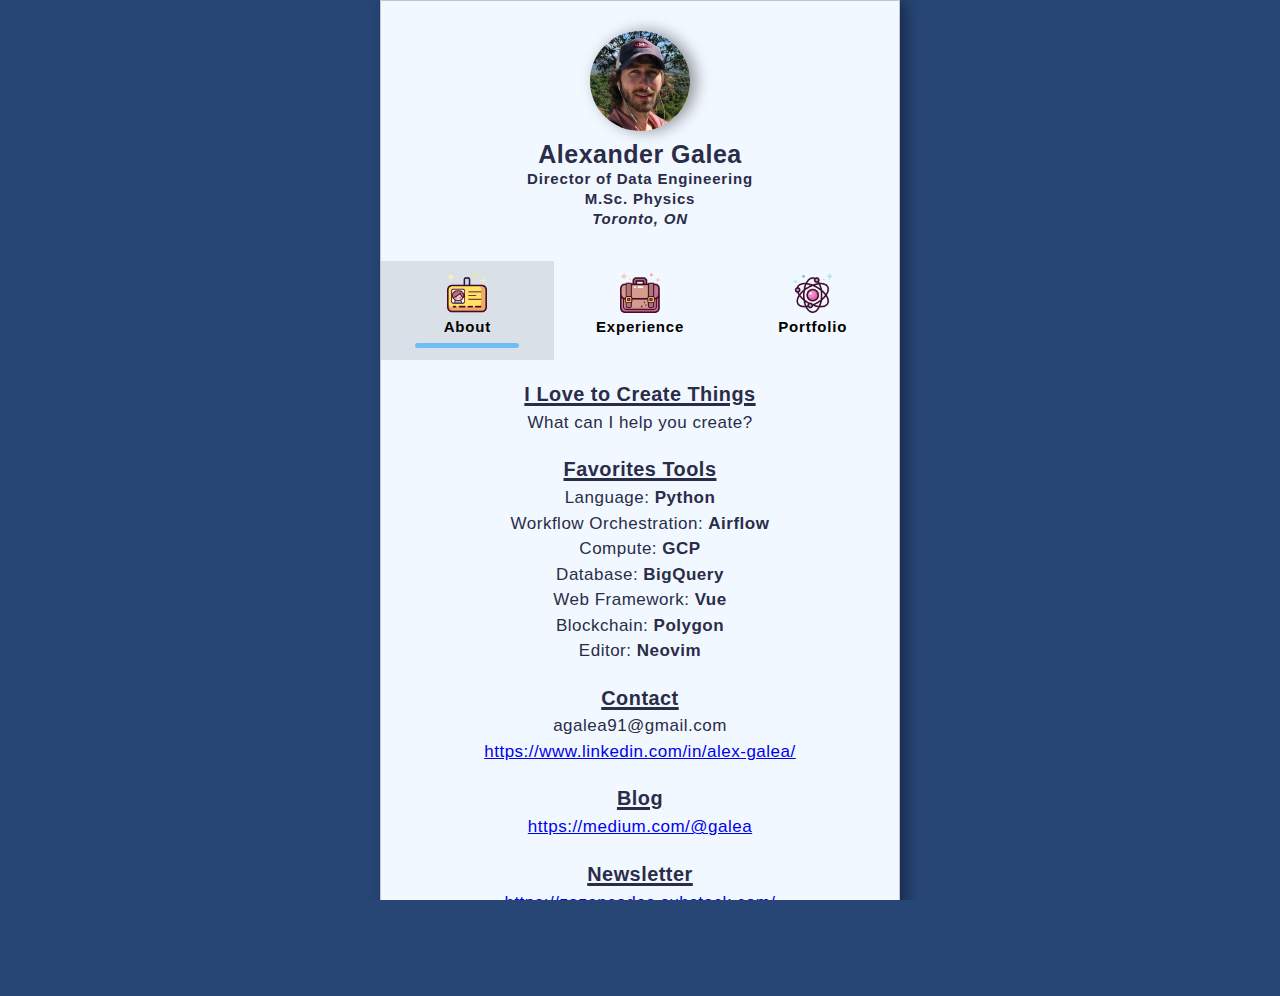
<file: src/index.html>
<!DOCTYPE html>
<html lang="en">
  <head>
    <meta charset="UTF-8" />
    <meta http-equiv="X-UA-Compatible" content="IE=edge" />
    <meta name="viewport" content="width=device-width, initial-scale=1.0" />
    <link rel="preconnect" href="https://fonts.googleapis.com" />
    <link rel="preconnect" href="https://fonts.gstatic.com" crossorigin />
    <link
      href="https://fonts.googleapis.com/css2?family=DM+Sans:wght@400;500;700&display=swap"
      rel="stylesheet"
    />
    <title>Alexander Galea | Data, Analytics, Artist, M.Sc. Physics</title>
    <link rel="stylesheet" href="./style.css" />
    <!-- This site is a fork of codepen https://codepen.io/TanGravam/pen/oNMEoaz -->
    <!-- Using icons from https://www.flaticon.com/packs/education-633 -->
  </head>
  <body>
    <div class="wrapper">
      <!-- Use container to make the content in the center of the page -->
      <div class="container">
        <header id="header">
          <div id="personal-info">
            <div class="avatar-container">
              <img
                src="/assets/alex_costa_rica_finca_chilanga_2022_sm.jpeg"
                alt="Alexander Galea"
                width="100"
                height="100"
              />
            </div>
            <div class="header-info-container">
              <h1>Alexander Galea</h1>
              <p>
                Director of Data Engineering<br />
                M.Sc. Physics <br />
                <i>Toronto, ON</i>
              </p>
              <br />
            </div>
            <!-- <div class="header-icons">
              <div class="header-icons-row first-icons">
                <div class="header-icon-4"></div>
                <div class="header-icon-2"></div>
                <div class="header-icon-3"></div>
              </div>
              <div class="header-icons-row">
                <div class="header-icon-7"></div>
                <div class="header-icon-10"></div>
                <div class="header-icon-12"></div>
              </div>
            </div> -->
          </div>
          <nav class="nav-container">
            <ul>
              <li class="active-bg" id="menu-item-1">
                <button
                  id="about-btn"
                  onClick="btnClick('about')"
                  class="blue-line"
                >
                  <img
                    src="/assets/id-card.png"
                    alt="about"
                    width="40"
                    height="40"
                  />
                  <p>About</p>
                </button>
              </li>
              <li id="menu-item-2">
                <button id="experience-btn" onClick="btnClick('experience')">
                  <img
                    src="/assets/briefcase.png"
                    alt="Experience"
                    width="40"
                    height="40"
                  />
                  <p>Experience</p>
                </button>
              </li>
              <li id="menu-item-3">
                <button id="portfolio-btn" onClick="btnClick('portfolio')">
                  <img
                    src="/assets/atom.png"
                    alt="Portfolio"
                    width="40"
                    height="40"
                  />
                  <p>Portfolio</p>
                </button>
              </li>
            </ul>
          </nav>
        </header>
        <main>
          <section id="about">
            <h3 class="underline">I Love to Create Things</h3>
            <p>What can I help you create?</p>
            <h3 class="underline">Favorites Tools</h3>
            <ul>
              <li>Language: <b>Python</b></li>
              <li>Workflow Orchestration: <b>Airflow</b></li>
              <li>Compute: <b>GCP</b></li>
              <li>Database: <b>BigQuery</b></li>
              <li>Web Framework: <b>Vue</b></li>
              <li>Blockchain: <b>Polygon</b></li>
              <li>Editor: <b>Neovim</b></li>
            </ul>
            <h3 class="underline">Contact</h3>
            <div>
              <p>
                agalea91@gmail.com <br />
                <a href="https://www.linkedin.com/in/alex-galea/"
                  >https://www.linkedin.com/in/alex-galea/</a
                >
              </p>
            </div>
            <h3 class="underline">Blog</h3>
            <div>
              <p>
                <a href="https://medium.com/@galea"
                  >https://medium.com/@galea</a
                >
              </p>
            </div>
            <h3 class="underline">Newsletter</h3>
            <div>
              <p>
                <a href="https://zazencodes.substack.com/"
                  >https://zazencodes.substack.com/</a
                >
              </p>
            </div>
          </section>
          <section id="experience" class="display-none">
            <h2>Experience</h2>
            <div class="history">
              <div data-year="2021">
                <h3>Director of Data Engineering - <span>Ayima</span></h3>
                <p>Data workflows, people management, client solutions</p>
                <p class="history-indent">
                  <span data-year="2023"></span> ➤ SEO / SEM Visibility
                  Optimization
                </p>
                <p class="history-indent">
                  <span data-year="2023"></span> ➤ Adspend MMM
                </p>
                <p class="history-indent">
                  <span data-year="2022"></span> ➤ SEO Keyword Conversion
                  Reporting
                </p>
                <p class="history-indent">
                  <span data-year="2021"></span> ➤ Site Crawl Monitor Dashboard
                </p>
              </div>
              <div data-year="2017">
                <h3>Courseware Developer - <span>Packt</span></h3>
                <p>
                  Authored book
                  <i>Applied Data Science with Python and Jupyter</i>
                </p>
                <p class="history-indent">
                  <span data-year="2020"></span> ➤
                  <a
                    href="https://www.amazon.ca/Applied-Data-Science-Workshop-applications-dp-1800202504/dp/1800202504/ref=dp_ob_title_bk"
                    >Published expanded 2nd edition</a
                  >
                </p>
              </div>
              <div data-year="2016">
                <h3>Data Analyst - <span>Ayima</span></h3>
                <p>Automation software, SQL, Google Analytics</p>
                <p class="history-indent">
                  <span data-year="2019"></span> ➤
                  <a
                    href="https://www.slideshare.net/AlexanderGalea1/using-ai-for-ecommerce-analytics"
                    >AI for Ecommerce Analytics</a
                  >
                </p>
              </div>
              <div data-year="2014">
                <h3>Researcher - <span>University of Guelph</span></h3>
                <p>Simulated cold atomic particle systems</p>
                <p class="history-indent">
                  <span data-year="2016"></span> ➤
                  <a
                    href="https://journals.aps.org/pra/abstract/10.1103/PhysRevA.93.023602"
                    >Published paper in Phys. Rev. A jounral</a
                  >
                </p>
              </div>
            </div>
          </section>
          <section id="portfolio" class="display-none">
            <h2>Portfolio</h2>
            <div class="grid">

              <div class="grid-item">
                <a href="https://www.youtube.com/@ZazenCodes" target="_blank">
                  <div class="portfolio-image">
                    <img
                      src="/assets/portfolio_zazencodes.png"
                      alt="Project 1"
                      width="200"
                      height="200"
                    />
                  </div>
                  <div class="portfolio-description">
                    <h3>ZazenCodes YouTube</h3>
                    <p>
                      My YouTube channel, where I teach Full-Stack Data Science.
                    </p>
                    <br />
                    <p>https://www.youtube.com/@ZazenCodes</p>
                  </div>
                </a>
              </div>

              <div class="grid-item">
                <a href="https://get.coeus.eco/coffee" target="_blank">
                  <div class="portfolio-image">
                    <img
                      src="/assets/portfolio_coeus.eco.png"
                      alt="Project 2"
                      width="200"
                      height="200"
                    />
                  </div>
                  <div class="portfolio-description">
                    <h3>Coeus.eco</h3>
                    <p>
                      Digital label technology and online marketplace. Built by
                      myself, with Vue.js and Python on GCP.
                    </p>
                    <br />
                    <p>https://get.coeus.eco/</p>
                  </div>
                </a>
              </div>

              <div class="grid-item">
                <a href="https://atomicnfts.xyz/" target="_blank">
                  <div class="portfolio-image">
                    <img
                      src="/assets/portfolio_atomicnfts.png"
                      alt="Project 3"
                      width="200"
                      height="200"
                    />
                  </div>
                  <div class="portfolio-description">
                    <h3>AtomicNFTs</h3>
                    <p>
                      Generative art of atomic diagrams. Built by myself, with
                      JavaScript, Solidity, Vue.js and Python on AWS and
                      Polygon.
                    </p>
                    <br />
                    <p>https://atomicnfts.xyz/</p>
                  </div>
                </a>
              </div>

              <div class="grid-item">
                <a
                  href="https://music.apple.com/us/artist/alexander-galea/1661706499"
                  target="_blank"
                >
                  <div class="portfolio-image">
                    <img
                      src="/assets/portfolio_philosophy.png"
                      alt="Project 4"
                      width="200"
                      height="200"
                    />
                  </div>
                  <div class="portfolio-description">
                    <h3>Philosophy, Memories, Roses (EP)</h3>
                    <p>
                      Music albums. Written, performed and mixed by myself, with
                      Logic Pro.
                    </p>
                    <br />
                    <p>https://music.apple.com/</p>
                  </div>
                </a>
              </div>
            </div>
          </section>
        </main>
      </div>
    </div>

    <script src="./script.js"></script>
  </body>
</html>
</file>
<file: src/style.css>
* {
  box-sizing: border-box;
  margin: 0;
  padding: 0;
}

:root {
  /* Footer Twitter link color */
  --color-1: #525252;
  /* Container background color */
  --color-2: #f1f8ff;
  /* Body background color */
  --color-3: #274676;
  /* Color of title */
  --color-4: #2b2c48;
  /* Default font color */
  --color-5: #212241;
  /* Page underline color */
  --color-6: #6bbff6;
  /* Hover background color */
  --color-7: rgba(15, 20, 25, 0.1);
}

html {
  overflow-x: hidden;
}

body {
  font-family: "Arimo", sans-serif;
  font-size: 16px;
  height: 100vh;
  width: 100vw;
  background-color: var(--color-3);
  color: var(--color-4);
  overflow-x: hidden;
  letter-spacing: 0.5px;
  display: grid;
  grid-template-columns: 100%;
}

.wrapper {
  min-width: 280px;
  max-width: 520px;
  width: 100%;
  display: flex;
  flex-direction: column;
  justify-content: center;
  margin: 0 auto;
}

.container {
  /* The central container only use when you need content centered */
  border: 1px solid rgba(0, 0, 0, 0.2);
  box-shadow: 6px 0 15px rgba(0, 0, 0, 0.4);
  background-color: var(--color-2);
  height: 100%;
  position: relative;
  padding-bottom: 30px;
}

main {
  padding: 0 20px 30px 20px;
  line-height: 1.5;
  /* If you need all page design activate it */
}

/* h3 {
} */

/* Header Avatar Starts */


#personal-info {
  transition-duration: 0.8s;
  height: 250px;
  position: relative;
}

.avatar-container {
  text-align: center;
  padding-top: 30px;
  padding-bottom: 5px;
}
.avatar-container img {
  border-radius: 50%;
  box-shadow: 6px 0 15px rgba(0, 0, 0, 0.4);
}

/* Header Avatar Ends */
/* Header Job Info Starts */
.header-info-container {
  text-align: center;
}
.header-info-container h1 {
  font-size: 25px;
}
.header-info-container p {
  letter-spacing: 0.8px;
  font-size: 15px;
  color: var(--color-4);
  font-weight: bold;
  line-height: 20px;
  margin-bottom: 5px;
}

.header-icons {
  padding: 20px;
  position: absolute;
  top: 1%;
  left: 2%;
  display: flex;
  width: 100%;
  gap: 74%;
}
.header-icons div {
  width: 40px;
  height: 40px;
  background-size: cover;
  opacity: 0.4;
}
.header-icons .header-icons-row {
  flex: 1;
  display: flex;
  flex-wrap: wrap;
  gap: 40px;
}
.header-icons .header-icon-1 {
  background-image: url("https://assets.codepen.io/9277864/programming-laptop-coding.svg");
}
.header-icons .header-icon-2 {
  background-image: url("https://assets.codepen.io/9277864/programming.svg");
}
.header-icons .header-icon-3 {
  background-image: url("https://assets.codepen.io/9277864/js.svg");
}
.header-icons .header-icon-4 {
  background-image: url("https://assets.codepen.io/9277864/html.svg");
}
.header-icons .header-icon-5 {
  background-image: url("https://assets.codepen.io/9277864/git.svg");
}
.header-icons .header-icon-6 {
  background-image: url("https://assets.codepen.io/9277864/database-key.svg");
}
.header-icons .header-icon-7 {
  background-image: url("https://assets.codepen.io/9277864/css.svg");
}
.header-icons .header-icon-8 {
  background-image: url("https://assets.codepen.io/9277864/computer-bug-1.svg");
}
.header-icons .header-icon-9 {
  background-image: url("https://assets.codepen.io/9277864/browser.svg");
}
.header-icons .header-icon-10 {
  background-image: url("https://assets.codepen.io/9277864/vue.svg");
}
.header-icons .header-icon-11 {
  background-image: url("https://assets.codepen.io/9277864/python.svg");
}
.header-icons .header-icon-12 {
  background-image: url("https://assets.codepen.io/9277864/front-end.svg");
}

/* Header Job Info Ends */
/* Menu Starts */
.nav-container {
  margin: 10px 0 20px;
}

.nav-container ul {
  display: flex;
  align-items: center;
  list-style-type: none;
}

.nav-container li {
  flex: 1;
  text-align: center;
  transition-delay: 0.1s;
}

.nav-container button {
  border: none;
  background-color: transparent;
  width: 100%;
  cursor: pointer;
  padding: 12px;
  font-weight: bold;
  letter-spacing: 0.8px;
  font-size: 15px;
}
.nav-container button::after {
  content: "";
  display: block;
  width: 70%;
  height: 5px;
  background-color: transparent;
  border-radius: 9999px;
  margin: 0 auto;
  margin-top: 8px;
  transition-duration: 0.2s;
}
.nav-container button p {
  margin-top: 2px;
}

.blue-line::after {
  background-color: var(--color-6) !important;
}

.active-bg {
  background-color: var(--color-7);
}

.display-none {
  display: none;
}

.display-block {
  display: block;
}

.small-header {
  display: flex;
  align-items: center;
  justify-content: center;
  gap: 20px;
  padding: 20px 20px 0 20px;
}
.small-header .first-icons {
  flex-direction: column;
}
.small-header img {
  width: 68px;
  height: 68px;
}
.small-header .avatar-container {
  padding-top: 0;
  padding-bottom: 0;
}
.small-header .header-info-container img {
  display: none;
}
.small-header h1 {
  font-size: 19px;
}
.small-header p {
  font-size: 13px;
}

/* Menu Ends */
/* about Starts */
.underline {
  text-decoration: underline;
  text-decoration-thickness: 3px;
}

#about {
  font-size: 17px;
  padding: 0 5px;
  text-align: center;
}
#about p {
  margin-bottom: 20px;
}
#about ul {
  list-style-type: none;
  margin-bottom: 20px;
}
#about .social-media {
  display: flex;
  gap: 10px;
  align-items: center;
}
#about .social-media a {
  border-radius: 50%;
  display: flex;
  justify-content: center;
  align-items: center;
  padding: 10px;
  transition-duration: 0.2s;
}
#about .social-media a:hover {
  background-color: var(--color-7);
}
#about .social-media a img {
  width: 28px;
  height: 28px;
}

h2 {
  margin-bottom: 5px;
  font-size: 20px;
}

.emoji {
  font-size: 25px;
}

/* about Ends */
/* Experience Starts */
.history {
  position: relative;
  margin-left: 60px;
  margin-top: 20px;
}
.history::before {
  content: "";
  position: absolute;
  left: 4px;
  width: 3px;
  height: 100%;
  background: linear-gradient(to bottom, rgba(134, 214, 243, 0) 0%, #25293a 100%);
}
.history div {
  margin-left: 40px;
  padding-block: 2px;
  line-height: 1.1;
  margin-bottom: 20px;
}
.history div::before {
  content: attr(data-year);
  width: 8px;
  height: 8px;
  position: absolute;
  left: 0;
  border: 1px solid #000;
  background-color: #000;
  font-size: 12px;
  text-indent: -55px;
  border-radius: 50%;
  line-height: 1.1;
}

.history-indent span::before {
  content: attr(data-year);
  position: absolute;
  left: 40px;
  padding-top: 3px;
  font-size: 12px;
  font-style: italic;
  line-height: 1.1;
}

.history-indent {
  padding: 10px 0 0 40px;
}

/* Experience Ends */
/* portfolio Starts */
#portfolio .grid {
  display: grid;
  grid-template-columns: repeat(auto-fill, minmax(200px, 1fr));
  column-gap: 15px;
  row-gap: 15px;
}
#portfolio .grid a {
  text-decoration: none;
  color: var(--color-4);
}
#portfolio .grid .grid-item {
  /* border: 1px solid var(--color-5);
  border-radius: 4px; */
  display: grid;
  grid-template-columns: 100%;
  grid-template-rows: 50% 50%;
}

.portfolio-image {
  /* background-color: var(--color-1); */
  height: 230px;
}

.portfolio-image img {
  width: 100%;
  object-fit: cover;
  object-position: left top;
  min-height: 230px;
}

.portfolio-description {
  padding: 10px;
}

/* portfolio Ends */
#about .contact-item {
  display: flex;
  align-items: center;
  gap: 10px;
  padding-inline: 10px;
  padding-bottom: 10px;
}
#about .contact-item p {
  padding: 5px 20px 5px 5px;
  border-right: 1px solid rgba(0, 0, 0, 0.2);
}
#about .follow-btn {
  margin-top: 20px;
  text-align: center;
  font-size: 17px;
}
#about .follow-btn a {
  text-decoration: none;
  color: var(--color-2);
  padding: 10px 60px;
  border: 1px solid rgba(0, 0, 0, 0.2);
  border-radius: 4px;
  box-shadow: 6px 0 15px rgba(0, 0, 0, 0.4);
  background-color: var(--color-6);
}
#about .follow-btn:hover {
  transform: scale(1.009);
}

/* Contact Ends */
/* Media Queries Start */
@media only screen and (max-width: 420px) {
  .small-header {
    transform: translate(-5%, -30%);
  }
  .small-header .header-icons {
    transform: translate(0, 100%);
  }

  .header-icons {
    padding-inline: 5px;
    gap: 65%;
  }

  #personal-info {
    gap: 10px;
  }

  .nav-container button {
    padding: 8px;
  }
  .nav-container button img {
    width: 30px;
    height: 30px;
  }
  .nav-container button p {
    font-size: 12px;
  }
}
/* Media Queries End */
</file>
